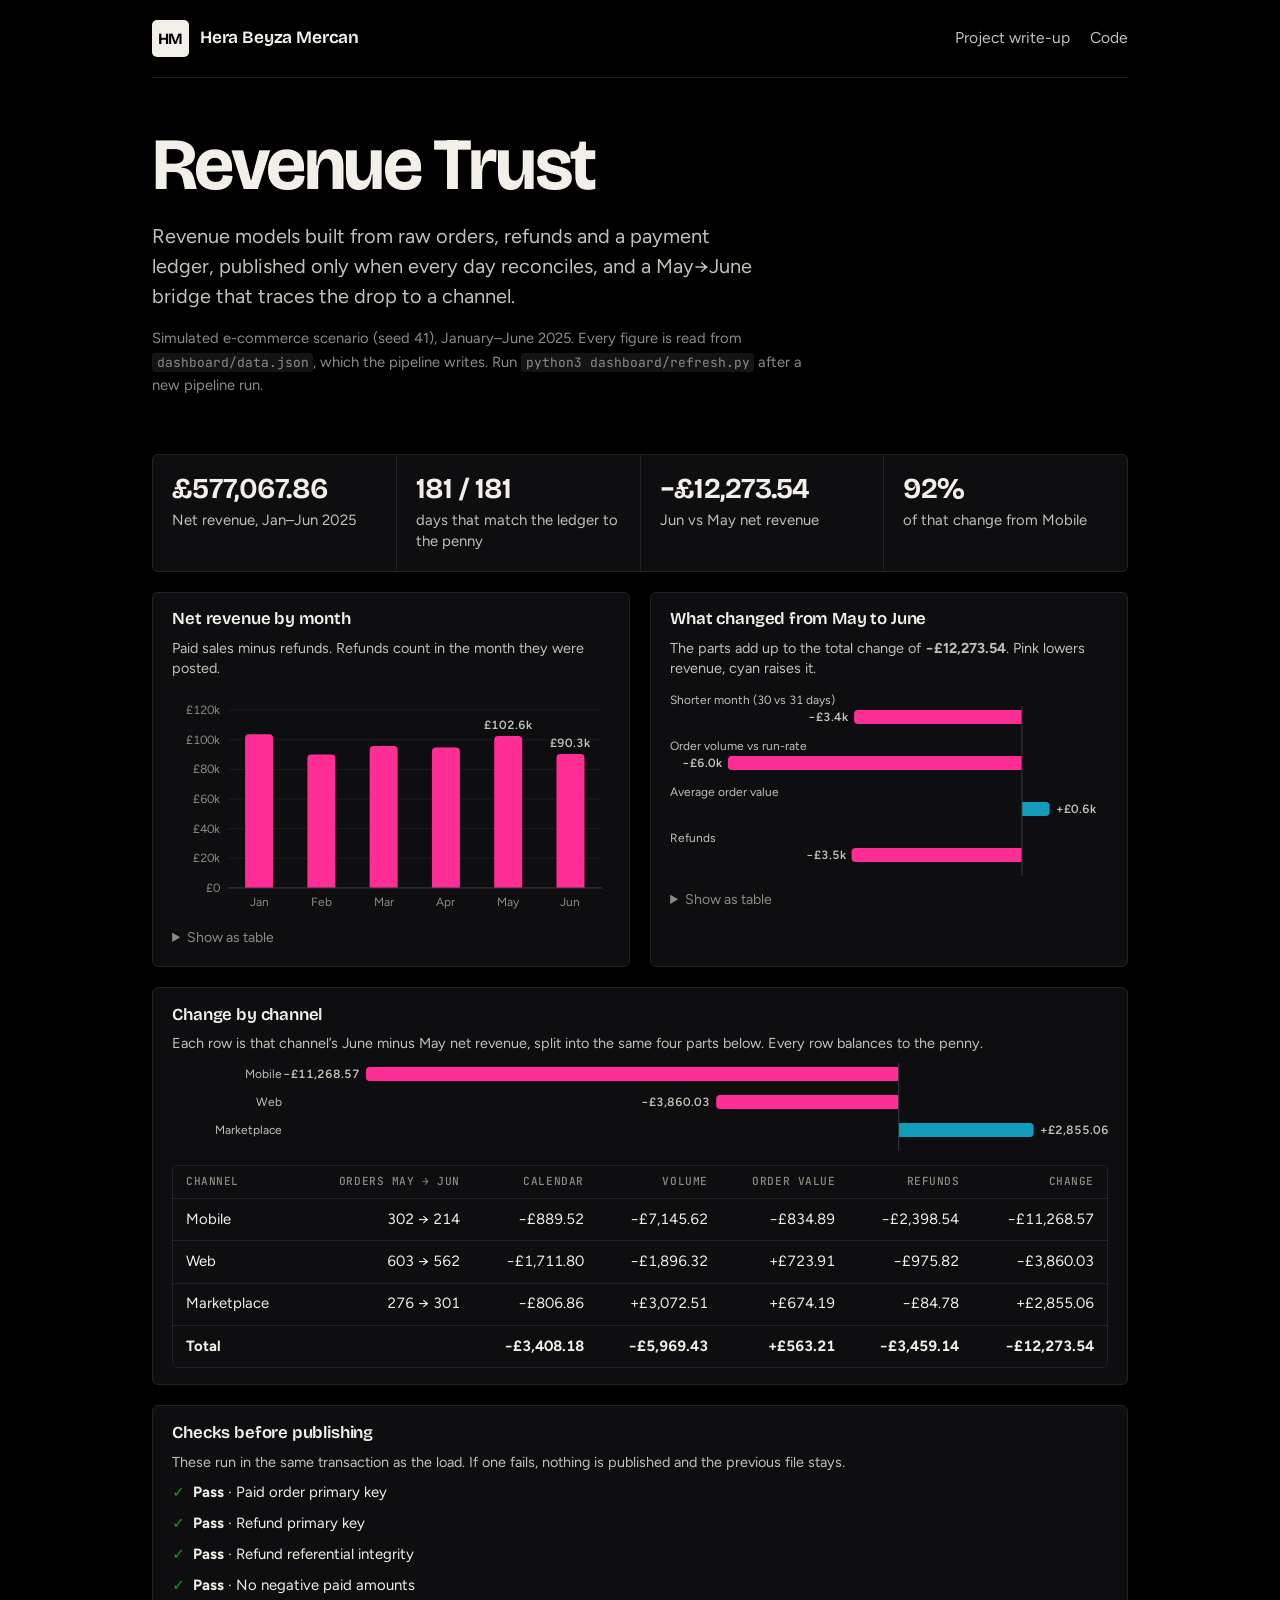
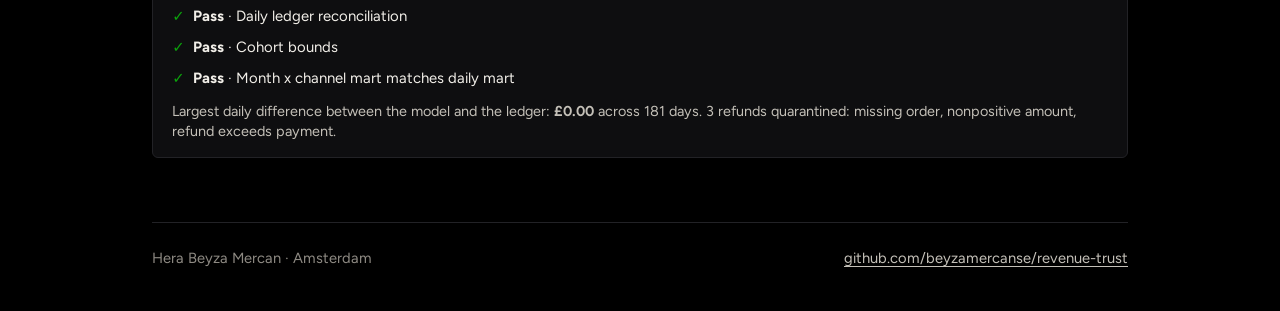
<file: dashboard/index.html>
<!doctype html>
<html lang="en">
<head>
<meta charset="utf-8">
<meta name="viewport" content="width=device-width, initial-scale=1">
<title>Revenue Trust Dashboard</title>
<meta name="description" content="Revenue models built from raw orders, refunds and a payment ledger, published only when every day reconciles, and a May→June bridge that traces the drop to a channel.">
<link rel="preconnect" href="https://fonts.googleapis.com">
<link rel="preconnect" href="https://fonts.gstatic.com" crossorigin>
<link rel="stylesheet" href="https://fonts.googleapis.com/css2?family=Bricolage+Grotesque:opsz,wght@12..96,400..800&family=Figtree:ital,wght@0,400..700;1,400..700&family=JetBrains+Mono:wght@400;500&display=swap">
<link rel="stylesheet" href="style.css?v=8ac12f01">
</head>
<body>
<header class="site-header">
  <a class="brand" href="https://beyzamercanse.github.io/project1/"><span class="monogram">HM</span><span class="brand-name">Hera Beyza Mercan</span></a>
  <nav class="site-nav" aria-label="Main"><a href="https://beyzamercanse.github.io/project1/work/revenue-trust.html">Project write-up</a><a href="https://github.com/beyzamercanse/revenue-trust">Code</a></nav>
</header>
<main>
  <div class="col stack">
    <h1>Revenue Trust</h1>
    <p class="lead">Revenue models built from raw orders, refunds and a payment ledger, published only when every day reconciles, and a May→June bridge that traces the drop to a channel.</p>
    <p class="small muted">Simulated e-commerce scenario (seed 41), January–June 2025. Every figure is read from <code>dashboard/data.json</code>, which the pipeline writes. Run <code>python3 dashboard/refresh.py</code> after a new pipeline run.</p>
  </div>
  <section class="dash" id="dashboard" aria-label="Dashboard"></section>
</main>
<footer class="site-footer"><span>Hera Beyza Mercan · Amsterdam</span><a href="https://github.com/beyzamercanse/revenue-trust">github.com/beyzamercanse/revenue-trust</a></footer>
<script src="data.js?v=f8c40e5c"></script>
<script src="charts.js?v=9720986d"></script>
<script src="dashboards.js?v=38d3d905"></script>
<script>Dashboards.render('revenue-trust', document.getElementById('dashboard'), window.PROJECT_DATA, { tiles: true });</script>
</body>
</html>
</file>
<file: dashboard/style.css>
/* Layout: one left-aligned reading column (~680px) with figures allowed to run wider (~980px),
   over a live dot-grid background (assets/js/background.js) that reads like graph paper.
   Type: Bricolage Grotesque for headings, Figtree for text, JetBrains Mono for labels and data.
   Colour: one fixed dark look. Black ground, off-white type, neon pink for every highlight. */
:root {
  --bg: #000000;
  --bg-dot-rgb: 242 239 233;
  --accent-rgb: 255 45 149;
  --surface: #0e0e10;
  --ink: #f2efe9;
  --ink-2: #c4c0b8;
  --muted: #8e8a83;
  --rule: #222226;
  --rule-strong: #34343a;
  --accent: #ff2d95;
  --accent-hover: #ff7ac0;
  --code-bg: #141417;

  /* chart roles: pink / cyan / amber, validated all-pairs on the dark panel surface */
  --series-1: #ff2d95;
  --series-2: #119dbb;
  --series-3: #c98500;
  --pos: #119dbb;
  --neg: #ff2d95;
  --total: #bdb9b1;
  --grid: #1d1d21;
  --baseline: #3a3a40;
  --good: #0ca30c;
  --critical: #e5484d;

  --font-head: "Bricolage Grotesque", "Figtree", system-ui, -apple-system, "Segoe UI", sans-serif;
  --font-body: "Figtree", system-ui, -apple-system, "Segoe UI", Arial, sans-serif;
  --font-mono: "JetBrains Mono", ui-monospace, "SF Mono", Menlo, Consolas, monospace;

  --text: 1.0625rem;
  --measure: 42rem;
  --wide: 61rem;
  color-scheme: dark;
}

* { box-sizing: border-box; }
html { -webkit-text-size-adjust: 100%; scrollbar-color: var(--accent) var(--bg); }
::-webkit-scrollbar { width: 10px; height: 10px; background: var(--bg); }
::-webkit-scrollbar-track { background: var(--bg); }
::-webkit-scrollbar-thumb { background: var(--accent); border-radius: 10px; border: 2px solid var(--bg); }
::-webkit-scrollbar-thumb:hover { background: var(--accent-hover); }
::-webkit-scrollbar-corner { background: var(--bg); }
.table-wrap, pre { scrollbar-color: var(--accent) var(--surface); }
::selection { background: var(--accent); color: #000000; }
body {
  margin: 0;
  background: var(--bg);
  color: var(--ink);
  font: 400 var(--text)/1.6 var(--font-body);
  padding-left: max(16px, env(safe-area-inset-left, 0px));
  padding-right: max(16px, env(safe-area-inset-right, 0px));
}
img, svg { max-width: 100%; }
a { color: var(--accent); text-underline-offset: 0.18em; text-decoration-thickness: 1px; transition: color 0.15s, text-shadow 0.15s; }
a:hover { color: var(--accent-hover); text-shadow: 0 0 14px rgba(255, 45, 149, 0.55); }
:focus-visible { outline: 2px solid var(--accent); outline-offset: 2px; border-radius: 2px; }

h1, h2, h3 { font-family: var(--font-head); font-weight: 700; line-height: 1.08; text-wrap: balance; margin: 0; color: var(--ink); }
h1 { font-size: clamp(2.7rem, 6.6vw, 4.6rem); letter-spacing: -0.035em; font-weight: 720; }
h2 { font-size: 1.85rem; letter-spacing: -0.02em; font-weight: 650; }
h3 { font-size: 1.2rem; letter-spacing: -0.01em; font-weight: 620; }
p { margin: 0; }
code { font-family: var(--font-mono); font-size: 0.88em; background: var(--code-bg); padding: 0.1em 0.35em; border-radius: 3px; }
pre { margin: 0; font: 0.86rem/1.6 var(--font-mono); background: var(--code-bg); padding: 0.9rem 1rem; border-radius: 6px; overflow-x: auto; }
pre code { background: none; padding: 0; font-size: inherit; }
.tabular, table { font-variant-numeric: tabular-nums; }

/* ---------- page frame ---------- */
.wrap { max-width: var(--wide); margin: 0 auto; }
.site-header { max-width: var(--wide); margin: 0 auto; display: flex; flex-wrap: wrap; align-items: center; justify-content: space-between; gap: 0.75rem 1.5rem; padding-block: 1.25rem; border-bottom: 1px solid var(--rule); }
.brand { display: inline-flex; align-items: center; gap: 0.7rem; color: var(--ink); text-decoration: none; }
.brand:hover { color: var(--ink); }
.monogram { width: 2.3rem; height: 2.3rem; display: grid; place-items: center; background: var(--ink); color: var(--bg); border-radius: 5px; font: 700 0.98rem/1 var(--font-head); letter-spacing: -0.01em; }
.brand-name { font: 650 1.08rem/1.2 var(--font-head); letter-spacing: -0.01em; }
.site-nav { display: flex; flex-wrap: wrap; gap: 0.25rem 1.25rem; font-size: 0.98rem; }
.site-nav a { color: var(--ink-2); text-decoration: none; padding-block: 0.2rem; border-bottom: 1.5px solid transparent; }
.site-nav a:hover { color: var(--ink); }
.site-nav a[aria-current="page"] { color: var(--ink); border-bottom-color: var(--accent); }

main { max-width: var(--wide); margin: 0 auto; padding-block: 3rem 4rem; display: grid; gap: 3.5rem; }
.col { max-width: var(--measure); }
.stack { display: grid; gap: 1rem; align-content: start; }
.stack-lg { display: grid; gap: 1.5rem; align-content: start; }
.lead { font-size: 1.25rem; line-height: 1.5; color: var(--ink-2); max-width: 38rem; }
.muted { color: var(--muted); }
.small { font-size: 0.92rem; }
.label { font: 500 0.72rem/1.3 var(--font-mono); letter-spacing: 0.06em; text-transform: uppercase; color: var(--muted); }

.site-footer { max-width: var(--wide); margin: 0 auto; border-top: 1px solid var(--rule); padding-block: 1.5rem 2.5rem; display: flex; flex-wrap: wrap; justify-content: space-between; gap: 0.5rem 1.5rem; font-size: 0.92rem; color: var(--muted); }
.site-footer a { color: var(--ink-2); }

/* ---------- home ---------- */
.intro { display: grid; gap: 1.25rem; padding-top: 1rem; }
.intro .contact { display: flex; flex-wrap: wrap; gap: 0.4rem 1.25rem; font-size: 0.98rem; }
.section-head { display: flex; align-items: baseline; justify-content: space-between; gap: 1rem; border-bottom: 1px solid var(--rule-strong); padding-bottom: 0.6rem; }
.work-list { display: grid; }
.work-item { display: grid; grid-template-columns: minmax(0, 1.25fr) minmax(0, 1fr); gap: 1rem 2.5rem; padding-block: 2rem; border-bottom: 1px solid var(--rule); }
.work-item h3 { font-size: 1.5rem; }
.work-item h3 a { color: var(--ink); text-decoration: none; }
.work-item h3 a:hover { color: var(--accent); }
.work-item .q { font-size: 1.1rem; color: var(--ink-2); font-style: italic; }
.work-item .links { display: flex; flex-wrap: wrap; gap: 0.3rem 1.25rem; font-size: 0.98rem; }
.stack-line { font: 400 0.78rem/1.5 var(--font-mono); color: var(--muted); }
.figs { display: grid; gap: 0.9rem; align-content: start; margin: 0; }
.figs div { display: grid; grid-template-columns: 7.5rem minmax(0, 1fr); gap: 0.9rem; align-items: baseline; }
.figs dt { font: 650 1.35rem/1.1 var(--font-head); letter-spacing: -0.02em; font-variant-numeric: tabular-nums; text-align: right; color: var(--ink); }
.figs dd { margin: 0; font-size: 0.95rem; color: var(--ink-2); line-height: 1.4; }
.now { display: grid; grid-template-columns: minmax(0, 1fr) minmax(0, 2fr); gap: 1rem 2.5rem; padding: 1.75rem; background: var(--surface); border: 1px solid var(--rule); border-radius: 6px; }

/* ---------- project pages ---------- */
.crumbs { font-size: 0.92rem; }
.crumbs a { color: var(--muted); }
.project-head { display: grid; gap: 1.1rem; }
.meta { display: grid; grid-template-columns: repeat(3, minmax(0, 1fr)); gap: 1rem 2rem; margin: 0.5rem 0 0; padding-top: 1.1rem; border-top: 1px solid var(--rule); max-width: var(--wide); }
.meta dt { font: 500 0.72rem/1.3 var(--font-mono); letter-spacing: 0.06em; text-transform: uppercase; color: var(--muted); margin-bottom: 0.3rem; }
.meta dd { margin: 0; font-size: 0.98rem; color: var(--ink-2); }
.tiles { display: grid; grid-template-columns: repeat(4, minmax(0, 1fr)); gap: 1px; background: var(--rule); border: 1px solid var(--rule); border-radius: 6px; overflow: hidden; }
.tile { background: var(--surface); padding: 1.1rem 1.2rem 1.2rem; display: grid; gap: 0.35rem; align-content: start; }
.tile .v { font: 650 1.8rem/1.1 var(--font-head); letter-spacing: -0.025em; color: var(--ink); }
.tile .k { font-size: 0.93rem; color: var(--ink-2); line-height: 1.4; }
.prose { display: grid; gap: 1rem; max-width: var(--measure); }
.prose h3 { margin-top: 0.75rem; }
.prose ul, .prose ol { margin: 0; padding-left: 1.25rem; display: grid; gap: 0.4rem; }
.two-col { display: grid; grid-template-columns: repeat(2, minmax(0, 1fr)); gap: 1.5rem 2.5rem; }
.two-col > div { display: grid; gap: 0.5rem; align-content: start; }

/* architecture flow */
.flow { list-style: none; margin: 0; padding: 0; display: flex; flex-wrap: wrap; align-items: stretch; gap: 0.6rem; }
.flow li { position: relative; flex: 1 1 9rem; min-width: 0; background: var(--surface); border: 1px solid var(--rule-strong); border-radius: 5px; padding: 0.7rem 0.8rem; display: grid; gap: 0.2rem; align-content: start; }
.flow li b { font: 620 1rem/1.25 var(--font-head); }
.flow li span { font-size: 0.85rem; color: var(--ink-2); line-height: 1.35; }
.flow li.gate { border-color: var(--accent); border-width: 1.5px; }
.flow li.out { background: transparent; border-style: dashed; }
.flow-note { font-size: 0.92rem; color: var(--ink-2); max-width: var(--measure); }
.arrow { flex: 0 0 auto; align-self: center; color: var(--muted); font-size: 1.1rem; }

/* tables */
.table-wrap { overflow-x: auto; border: 1px solid var(--rule); border-radius: 6px; background: var(--surface); }
table { border-collapse: collapse; width: 100%; font-size: 0.93rem; }
th, td { text-align: left; padding: 0.55rem 0.8rem; border-bottom: 1px solid var(--rule); white-space: nowrap; }
th { font: 500 0.7rem/1.3 var(--font-mono); color: var(--muted); letter-spacing: 0.05em; text-transform: uppercase; }
td.n, th.n { text-align: right; }
tr:last-child td { border-bottom: 0; }
tr.total td { font-weight: 700; border-top: 1px solid var(--rule-strong); }

/* ---------- dashboard ---------- */
.dash { display: grid; grid-template-columns: repeat(2, minmax(0, 1fr)); gap: 1.25rem; }
.fig { background: var(--surface); border: 1px solid var(--rule); border-radius: 6px; padding: 1.1rem 1.2rem 1rem; display: grid; gap: 0.6rem; min-width: 0; position: relative; align-content: start; }
.fig.span-2 { grid-column: 1 / -1; }
.fig h3 { font-size: 1.05rem; }
.fig .sub { font-size: 0.9rem; color: var(--ink-2); line-height: 1.4; }
.fig .sub b { white-space: nowrap; }
.fig .chart { position: relative; min-height: 2rem; }
.fig details { font-size: 0.88rem; }
.fig summary { cursor: pointer; color: var(--muted); width: fit-content; }
.fig details .table-wrap { margin-top: 0.5rem; }
.legend { display: flex; flex-wrap: wrap; gap: 0.3rem 1rem; font-size: 0.86rem; color: var(--ink-2); }
.legend span { display: inline-flex; align-items: center; gap: 0.4rem; }
.legend i { width: 0.75rem; height: 0.75rem; border-radius: 2px; display: inline-block; }
.legend i.line { height: 2px; width: 1rem; border-radius: 1px; }
.checks { list-style: none; margin: 0; padding: 0; display: grid; gap: 0.45rem; font-size: 0.93rem; }
.checks li { display: flex; gap: 0.55rem; align-items: baseline; }
.checks .ok { color: var(--good); font-weight: 700; }
.checks .bad { color: var(--critical); font-weight: 700; }
.chart svg { display: block; overflow: visible; }
.chart text { font-family: var(--font-body); fill: var(--muted); font-size: 12px; font-variant-numeric: tabular-nums; }
.chart text.val { fill: var(--ink-2); font-weight: 600; }
.chart text.lbl { fill: var(--ink-2); }
.chart .grid line { stroke: var(--grid); stroke-width: 1; }
.chart .base { stroke: var(--baseline); stroke-width: 1; }
.chart .ref { stroke: var(--ink-2); stroke-width: 1; stroke-dasharray: 0; opacity: 0.55; }
.chart [data-tip] { cursor: default; }
.tip { position: absolute; pointer-events: none; background: var(--ink); color: #000000; box-shadow: 0 0 0 1px var(--accent), 0 6px 20px rgba(0, 0, 0, 0.6); font-size: 0.84rem; line-height: 1.35; padding: 0.4rem 0.55rem; border-radius: 4px; white-space: nowrap; transform: translate(-50%, calc(-100% - 10px)); z-index: 5; }
.tip[hidden] { display: none; }

/* ---------- about ---------- */
.cv { display: grid; gap: 0; border-top: 1px solid var(--rule-strong); }
.cv-row { display: grid; grid-template-columns: 11rem minmax(0, 1fr); gap: 0.25rem 2rem; padding-block: 1rem; border-bottom: 1px solid var(--rule); }
.cv-row .when { color: var(--muted); font-size: 0.95rem; font-variant-numeric: tabular-nums; }
.cv-row .what b { font-family: var(--font-head); font-weight: 620; font-size: 1.1rem; }
.cv-row .what span { display: block; color: var(--ink-2); font-size: 0.95rem; }

/* ---------- venture ---------- */
.steps { margin: 0; padding: 0; list-style: none; counter-reset: s; display: grid; grid-template-columns: repeat(4, minmax(0, 1fr)); gap: 1rem; }
.steps li { counter-increment: s; border-top: 2px solid var(--accent); padding-top: 0.7rem; display: grid; gap: 0.3rem; align-content: start; }
.steps li::before { content: counter(s); font: 700 0.85rem/1 var(--font-head); color: var(--muted); }
.steps b { font-family: var(--font-head); font-weight: 620; font-size: 1.08rem; }
.steps span { font-size: 0.93rem; color: var(--ink-2); }
.status { display: grid; grid-template-columns: repeat(2, minmax(0, 1fr)); gap: 1.5rem 2.5rem; }

@media (max-width: 860px) {
  .work-item, .now, .status, .two-col { grid-template-columns: minmax(0, 1fr); }
  .tiles { grid-template-columns: repeat(2, minmax(0, 1fr)); }
  .dash { grid-template-columns: minmax(0, 1fr); }
  .steps { grid-template-columns: repeat(2, minmax(0, 1fr)); }
  .meta { grid-template-columns: minmax(0, 1fr); }
}
@media (max-width: 520px) {
  main { padding-block: 2rem 3rem; gap: 2.75rem; }
  .tiles { grid-template-columns: minmax(0, 1fr); }
  .steps { grid-template-columns: minmax(0, 1fr); }
  .cv-row { grid-template-columns: minmax(0, 1fr); }
  .figs div { grid-template-columns: 6.25rem minmax(0, 1fr); }
  .arrow { display: none; }
  .flow li { flex-basis: 100%; }
}
@media (prefers-reduced-motion: reduce) { * { transition: none !important; animation: none !important; } }

/* ---------- live background ---------- */
.bg-canvas { position: fixed; inset: 0; width: 100%; height: 100%; z-index: 0; pointer-events: none; }
.site-header, main, .site-footer { position: relative; z-index: 1; }
.intro .kicker { font: 500 0.78rem/1.4 var(--font-mono); letter-spacing: 0.04em; color: var(--muted); }
.bg-hint { font: 400 0.72rem/1.4 var(--font-mono); color: var(--muted); }
</file>
